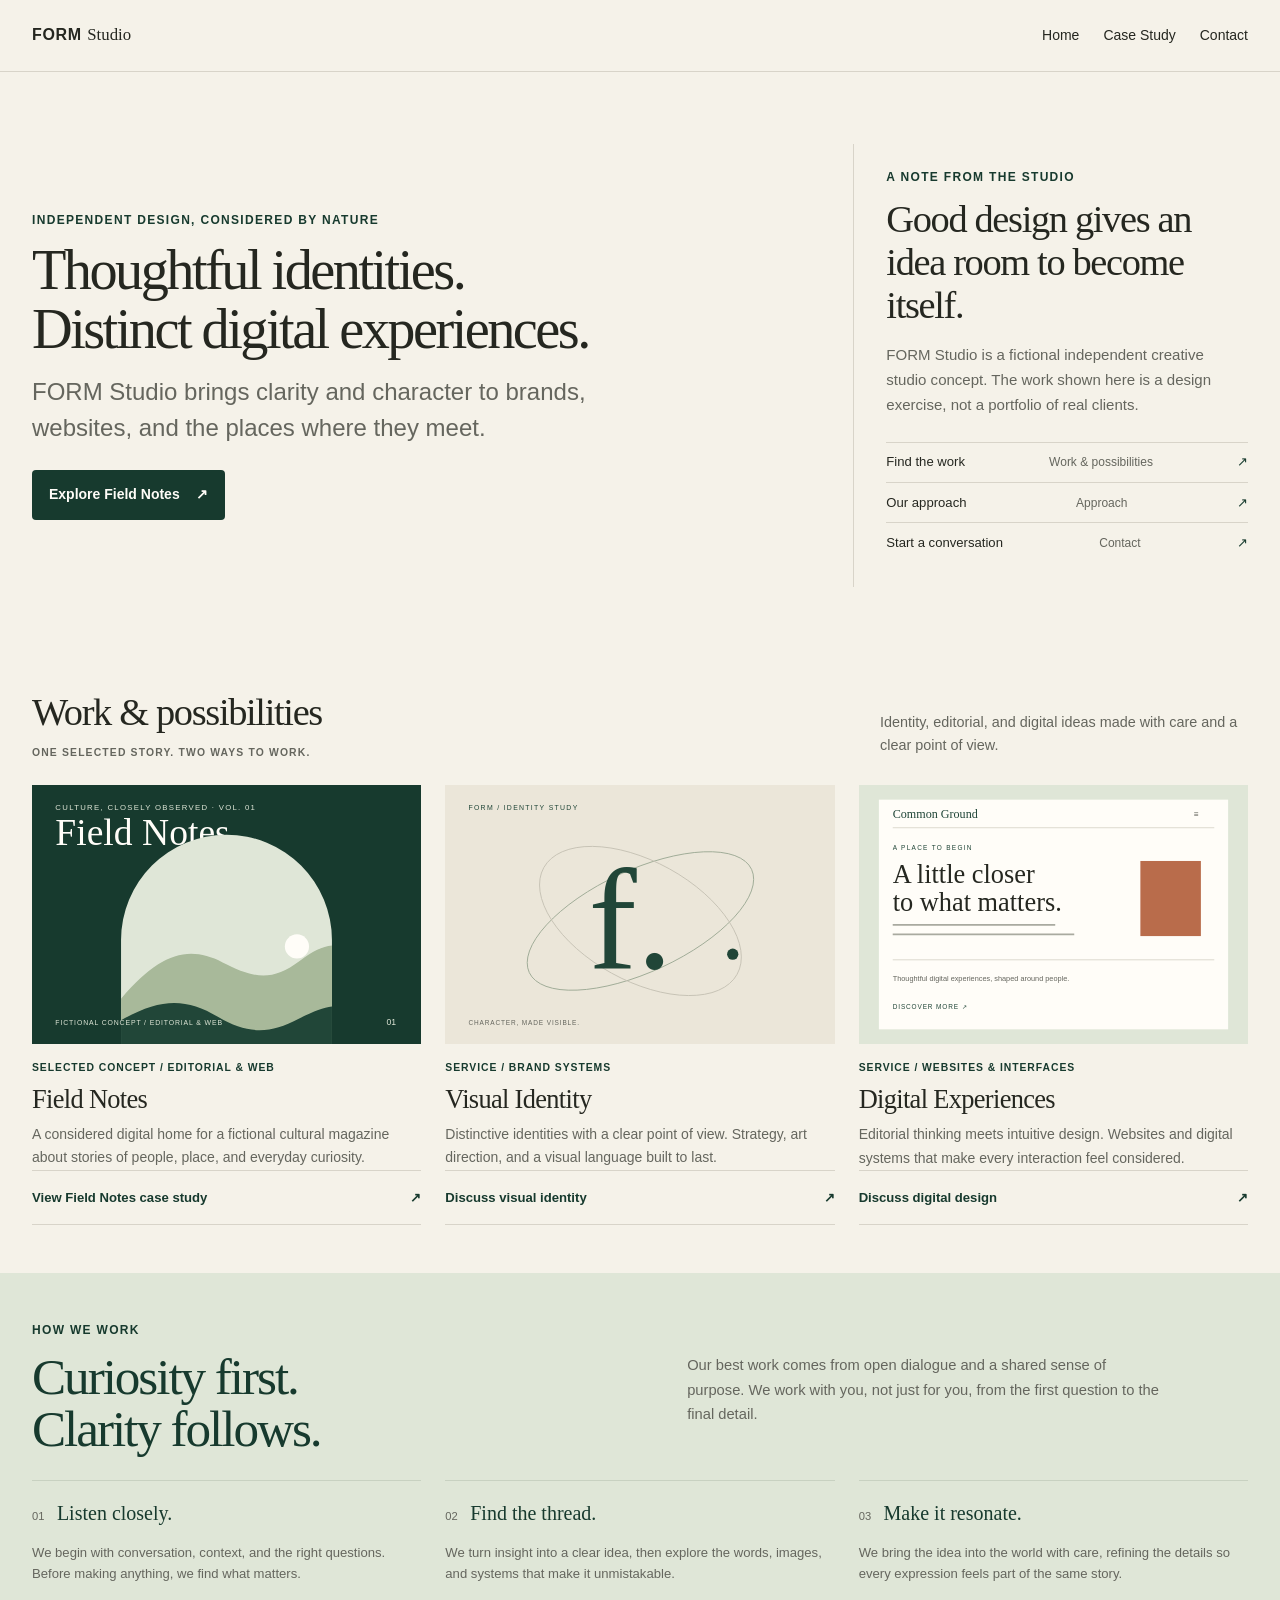
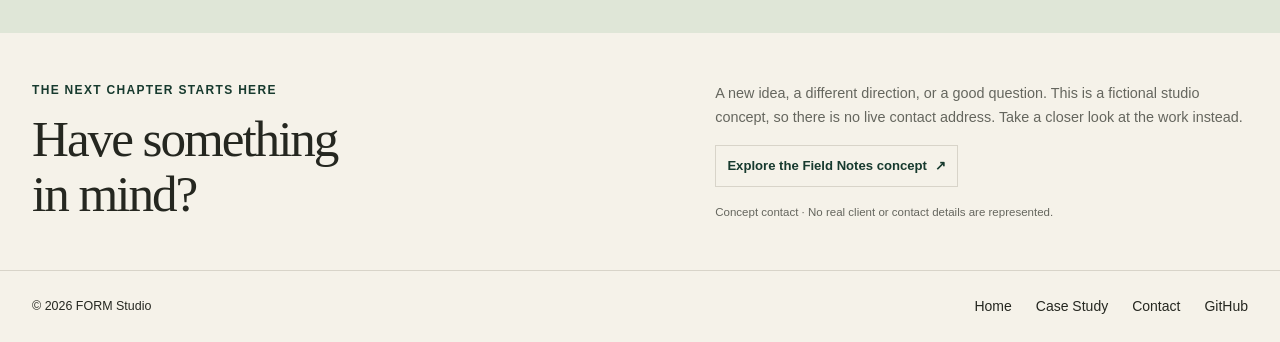
<file: index.html>
<!doctype html>
<html lang="en">
  <head>
    <meta charset="utf-8">
    <meta name="viewport" content="width=device-width, initial-scale=1">
    <meta name="description" content="FORM Studio is a fictional creative studio concept exploring thoughtful identities and distinct digital experiences.">
    <title>FORM Studio — Thoughtful identities, distinct digital experiences</title>
    <link rel="stylesheet" href="css/style.css">
  </head>
  <body>
    <a class="skip-link" href="#main-content">Skip to main content</a>
    <header class="site-header">
      <a class="brand" href="index.html" aria-label="FORM Studio home">FORM <span>Studio</span></a>
      <nav class="site-nav" aria-label="Main navigation">
        <a href="index.html">Home</a>
        <a href="detail.html">Case Study</a>
        <a href="index.html#contact">Contact</a>
      </nav>
    </header>

    <main id="main-content">
      <section class="hero-grid page-shell" aria-labelledby="hero-title">
        <div class="hero-primary">
          <p class="eyebrow">Independent design, considered by nature</p>
          <h1 id="hero-title">Thoughtful identities.<br>Distinct digital experiences.</h1>
          <p class="hero-copy">FORM Studio brings clarity and character to brands, websites, and the places where they meet.</p>
          <a class="button button-green" href="detail.html">Explore Field Notes <span aria-hidden="true">↗</span></a>
        </div>
        <aside class="hero-aside" aria-labelledby="studio-note-title">
          <p class="eyebrow">A note from the studio</p>
          <h2 id="studio-note-title">Good design gives an idea room to become itself.</h2>
          <p>FORM Studio is a fictional independent creative studio concept. The work shown here is a design exercise, not a portfolio of real clients.</p>
          <nav class="quick-links" aria-label="Explore the site">
            <a href="#showcase"><span>Find the work</span><span>Work &amp; possibilities</span><span aria-hidden="true">↗</span></a>
            <a href="#approach"><span>Our approach</span><span>Approach</span><span aria-hidden="true">↗</span></a>
            <a href="#contact"><span>Start a conversation</span><span>Contact</span><span aria-hidden="true">↗</span></a>
          </nav>
        </aside>
      </section>

      <section class="showcase-section page-shell" id="showcase" aria-labelledby="showcase-title">
        <div class="section-heading">
          <div>
            <h2 id="showcase-title">Work &amp; possibilities</h2>
            <p class="eyebrow">One selected story. Two ways to work.</p>
          </div>
          <p>Identity, editorial, and digital ideas made with care and a clear point of view.</p>
        </div>
        <section class="cards-gallery" aria-label="Studio concepts and services">
          <article class="card" id="field-notes">
            <img class="card-image" src="assets/field-notes-cover.svg" alt="Field Notes concept magazine cover in deep green with an arch-shaped landscape illustration">
            <div class="card-body">
              <p class="eyebrow">Selected concept / editorial &amp; web</p>
              <h3>Field Notes</h3>
              <p>A considered digital home for a fictional cultural magazine about stories of people, place, and everyday curiosity.</p>
              <a class="text-link card-action" href="detail.html"><span>View Field Notes case study</span><span aria-hidden="true">↗</span></a>
            </div>
          </article>
          <article class="card" id="identity">
            <img class="card-image" src="assets/identity-study.svg" alt="Visual identity concept with an elegant green F monogram traced by fine orbiting lines">
            <div class="card-body">
              <p class="eyebrow">Service / brand systems</p>
              <h3>Visual Identity</h3>
              <p>Distinctive identities with a clear point of view. Strategy, art direction, and a visual language built to last.</p>
              <a class="text-link card-action" href="#contact"><span>Discuss visual identity</span><span aria-hidden="true">↗</span></a>
            </div>
          </article>
          <article class="card" id="digital">
            <img class="card-image" src="assets/editorial-layout.svg" alt="Digital experience concept presented as a warm editorial website layout with a terracotta accent">
            <div class="card-body">
              <p class="eyebrow">Service / websites &amp; interfaces</p>
              <h3>Digital Experiences</h3>
              <p>Editorial thinking meets intuitive design. Websites and digital systems that make every interaction feel considered.</p>
              <a class="text-link card-action" href="#contact"><span>Discuss digital design</span><span aria-hidden="true">↗</span></a>
            </div>
          </article>
        </section>
      </section>

      <section class="approach-section" id="approach" aria-labelledby="approach-title">
        <div class="approach-inner page-shell">
          <div class="approach-intro">
            <div>
              <p class="eyebrow">How we work</p>
              <h2 id="approach-title">Curiosity first.<br>Clarity follows.</h2>
            </div>
            <p>Our best work comes from open dialogue and a shared sense of purpose. We work with you, not just for you, from the first question to the final detail.</p>
          </div>
          <div class="approach-steps">
            <article>
              <p class="step-number">01</p>
              <h3>Listen closely.</h3>
              <p>We begin with conversation, context, and the right questions. Before making anything, we find what matters.</p>
            </article>
            <article>
              <p class="step-number">02</p>
              <h3>Find the thread.</h3>
              <p>We turn insight into a clear idea, then explore the words, images, and systems that make it unmistakable.</p>
            </article>
            <article>
              <p class="step-number">03</p>
              <h3>Make it resonate.</h3>
              <p>We bring the idea into the world with care, refining the details so every expression feels part of the same story.</p>
            </article>
          </div>
        </div>
      </section>

      <section class="contact-section page-shell" id="contact" aria-labelledby="contact-title">
        <div class="contact-content">
          <div>
            <p class="eyebrow">The next chapter starts here</p>
            <h2 id="contact-title">Have something<br>in mind?</h2>
          </div>
          <div class="contact-note">
            <p>A new idea, a different direction, or a good question. This is a fictional studio concept, so there is no live contact address. Take a closer look at the work instead.</p>
            <a class="text-link contact-link" href="detail.html"><span>Explore the Field Notes concept</span><span aria-hidden="true">↗</span></a>
            <p class="concept-note">Concept contact · No real client or contact details are represented.</p>
          </div>
        </div>
      </section>
    </main>

    <footer class="site-footer">
      <p class="copyright">© 2026 FORM Studio</p>
      <nav class="footer-nav" aria-label="Footer navigation">
        <a href="index.html">Home</a>
        <a href="detail.html">Case Study</a>
        <a href="index.html#contact">Contact</a>
        <a href="https://github.com/JawadKayed/cct360-project1">GitHub</a>
      </nav>
    </footer>
  </body>
</html>
</file>
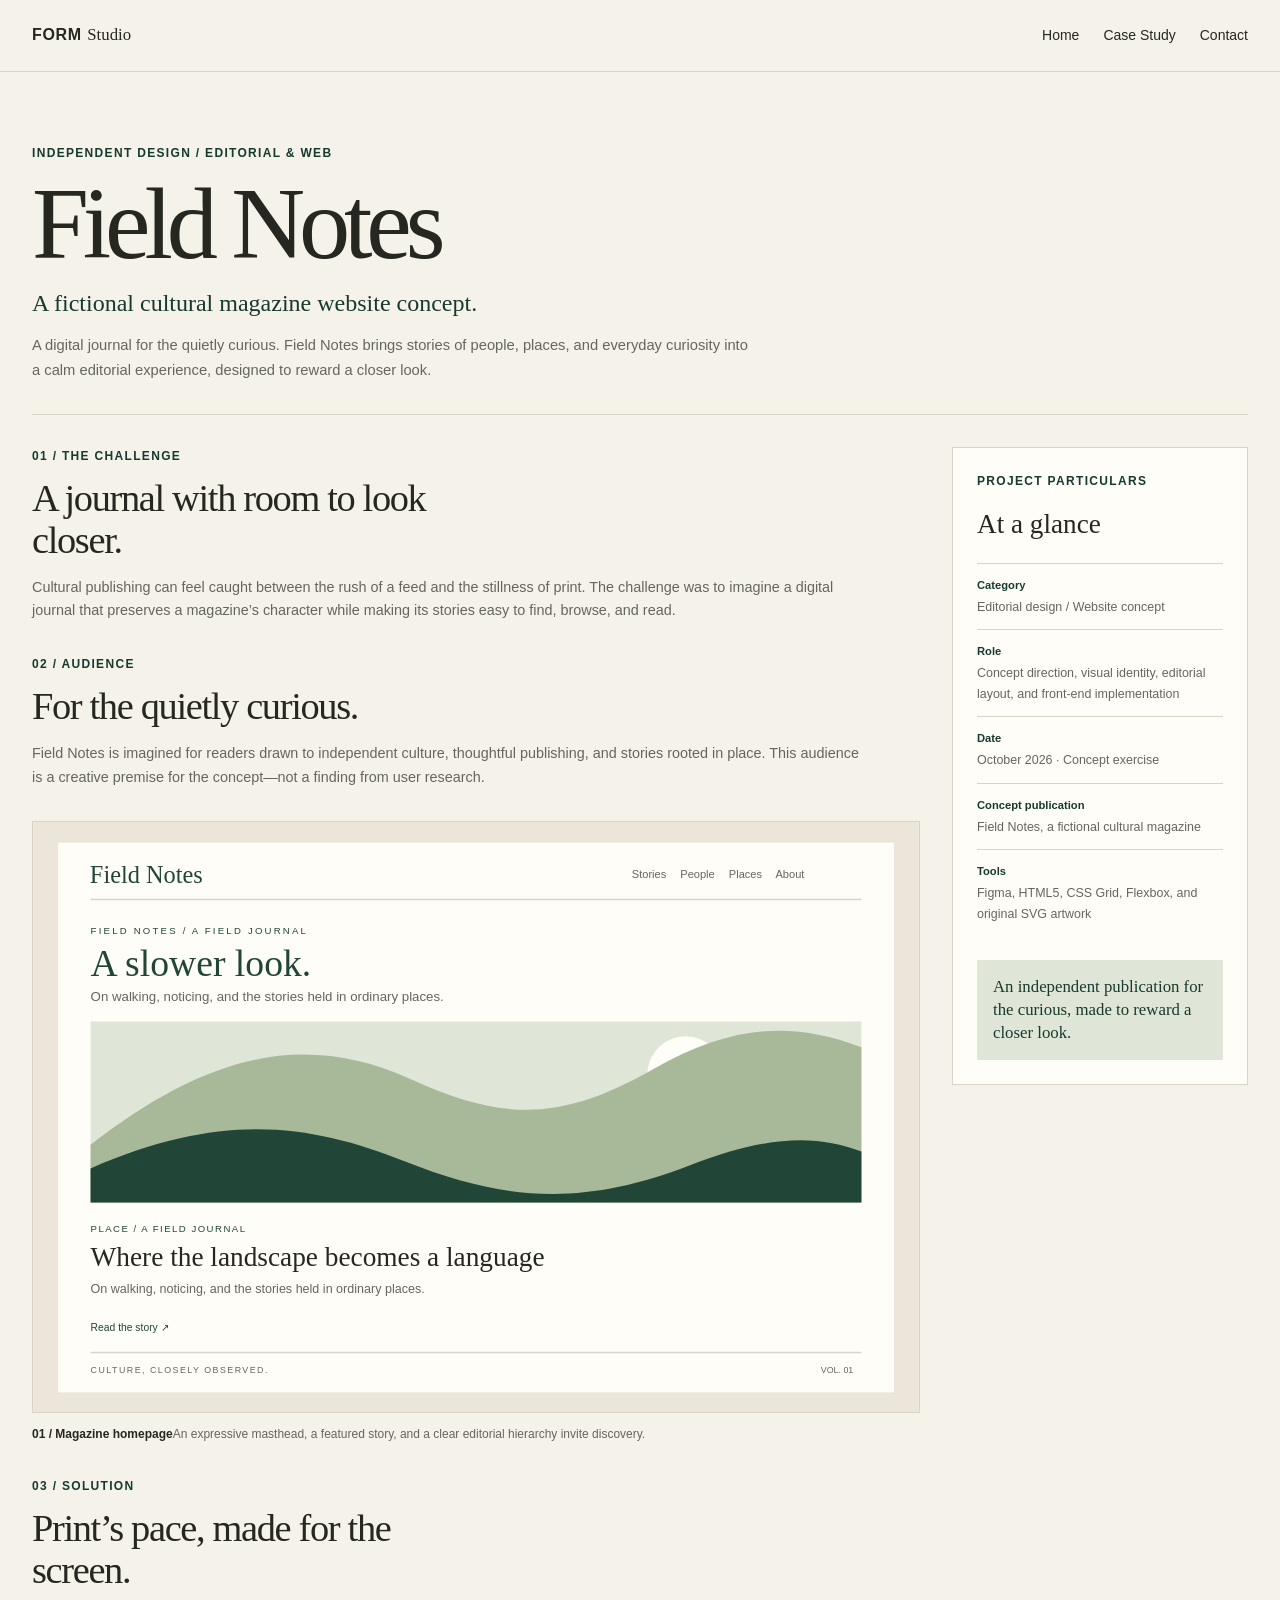
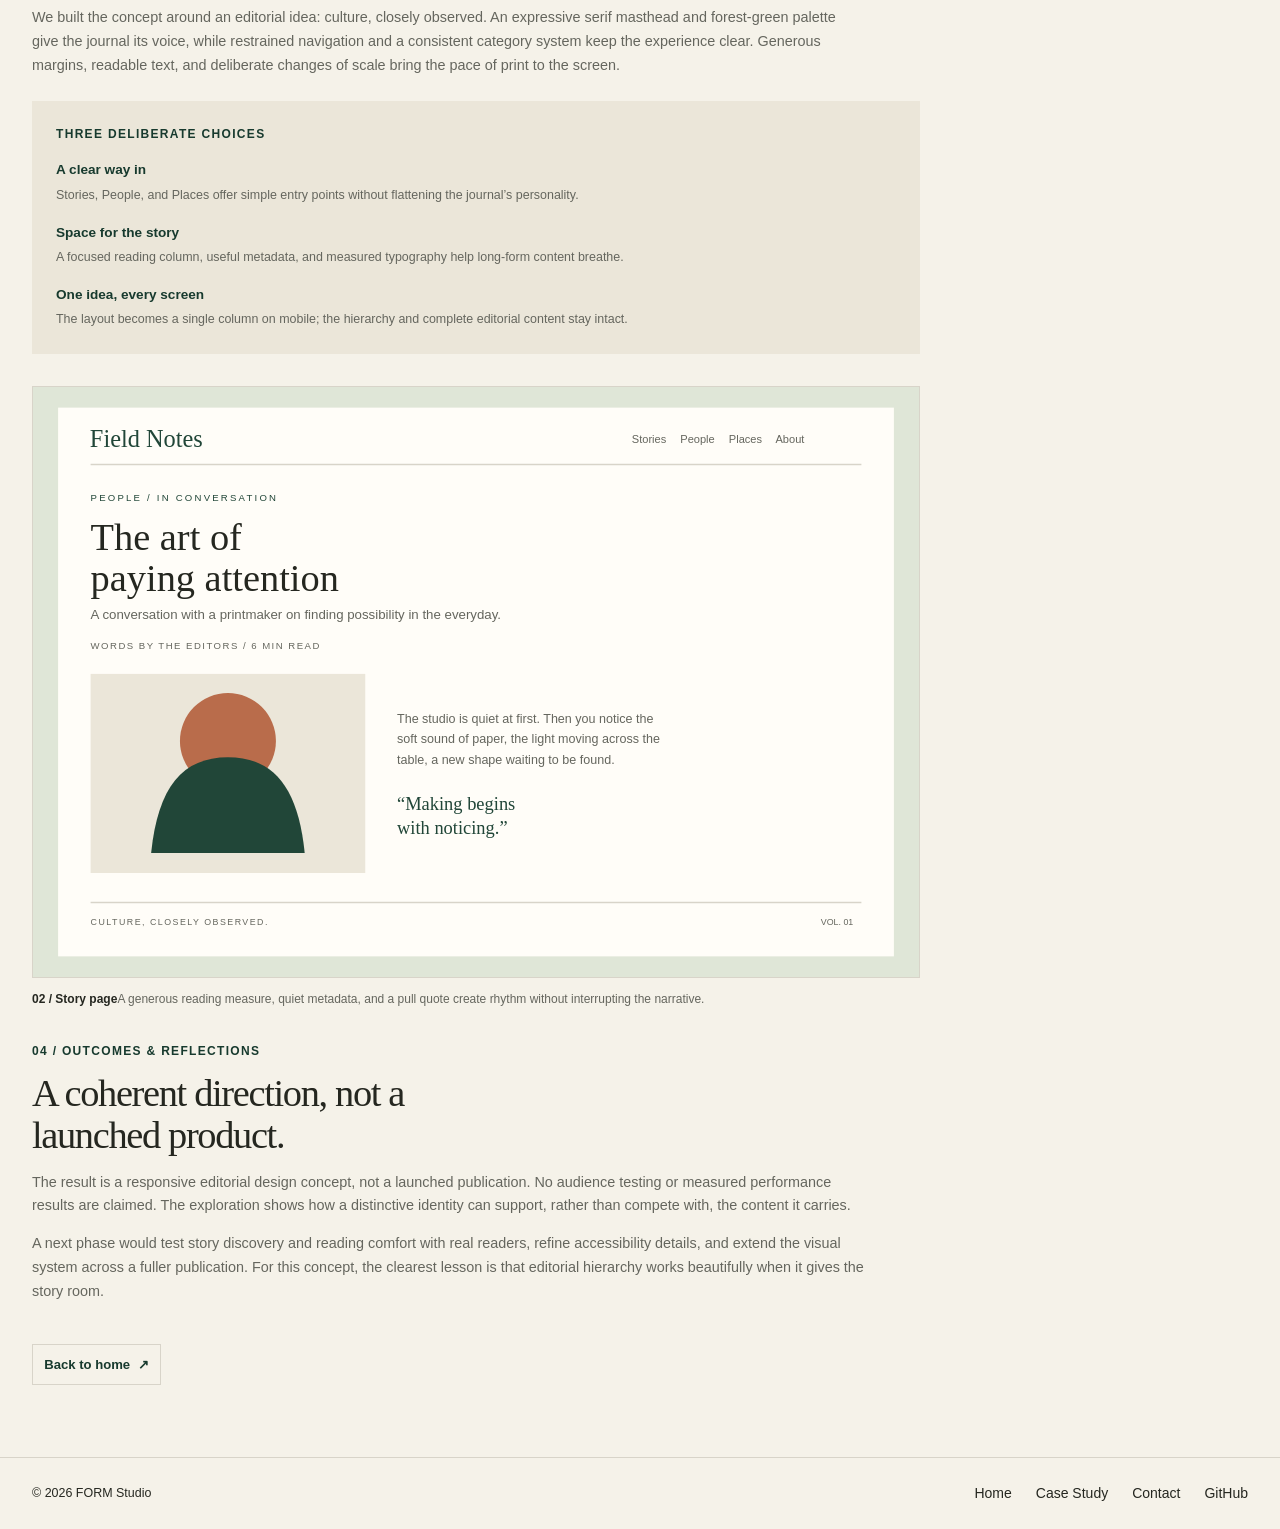
<file: detail.html>
<!doctype html>
<html lang="en">
  <head>
    <meta charset="utf-8">
    <meta name="viewport" content="width=device-width, initial-scale=1">
    <meta name="description" content="Field Notes is a fictional cultural magazine website concept by FORM Studio.">
    <title>Field Notes — Editorial Website Concept | FORM Studio</title>
    <link rel="stylesheet" href="css/style.css">
  </head>
  <body>
    <a class="skip-link" href="#main-content">Skip to main content</a>
    <header class="site-header">
      <a class="brand" href="index.html" aria-label="FORM Studio home">FORM <span>Studio</span></a>
      <nav class="site-nav" aria-label="Main navigation">
        <a href="index.html">Home</a>
        <a href="detail.html">Case Study</a>
        <a href="index.html#contact">Contact</a>
      </nav>
    </header>

    <main class="detail-layout" id="main-content">
      <section class="detail-hero page-shell" aria-labelledby="detail-title">
        <p class="eyebrow">Independent design / Editorial &amp; web</p>
        <h1 id="detail-title">Field Notes</h1>
        <p class="lead-text">A fictional cultural magazine website concept.</p>
        <p class="detail-intro">A digital journal for the quietly curious. Field Notes brings stories of people, places, and everyday curiosity into a calm editorial experience, designed to reward a closer look.</p>
      </section>

      <section class="content-grid page-shell" aria-label="Field Notes case study">
        <article class="case-article">
          <section aria-labelledby="challenge-title">
            <p class="eyebrow">01 / The challenge</p>
            <h2 id="challenge-title">A journal with room to look closer.</h2>
            <p>Cultural publishing can feel caught between the rush of a feed and the stillness of print. The challenge was to imagine a digital journal that preserves a magazine’s character while making its stories easy to find, browse, and read.</p>
          </section>

          <section aria-labelledby="audience-title">
            <p class="eyebrow">02 / Audience</p>
            <h2 id="audience-title">For the quietly curious.</h2>
            <p>Field Notes is imagined for readers drawn to independent culture, thoughtful publishing, and stories rooted in place. This audience is a creative premise for the concept—not a finding from user research.</p>
          </section>

          <figure class="case-figure feature-figure">
            <img src="assets/field-notes-story.svg" alt="Field Notes magazine homepage concept with the headline A slower look, an illustrated landscape, and the feature Where the landscape becomes a language">
            <figcaption><span>01 / Magazine homepage</span>An expressive masthead, a featured story, and a clear editorial hierarchy invite discovery.</figcaption>
          </figure>

          <section aria-labelledby="solution-title">
            <p class="eyebrow">03 / Solution</p>
            <h2 id="solution-title">Print’s pace, made for the screen.</h2>
            <p>We built the concept around an editorial idea: culture, closely observed. An expressive serif masthead and forest-green palette give the journal its voice, while restrained navigation and a consistent category system keep the experience clear. Generous margins, readable text, and deliberate changes of scale bring the pace of print to the screen.</p>
            <div class="design-choices">
              <p class="eyebrow">Three deliberate choices</p>
              <div>
                <h3>A clear way in</h3>
                <p>Stories, People, and Places offer simple entry points without flattening the journal’s personality.</p>
              </div>
              <div>
                <h3>Space for the story</h3>
                <p>A focused reading column, useful metadata, and measured typography help long-form content breathe.</p>
              </div>
              <div>
                <h3>One idea, every screen</h3>
                <p>The layout becomes a single column on mobile; the hierarchy and complete editorial content stay intact.</p>
              </div>
            </div>
          </section>

          <figure class="case-figure feature-figure">
            <img src="assets/field-notes-interview.svg" alt="Field Notes feature article concept, The art of paying attention, with a portrait illustration and a short pull quote">
            <figcaption><span>02 / Story page</span>A generous reading measure, quiet metadata, and a pull quote create rhythm without interrupting the narrative.</figcaption>
          </figure>

          <section aria-labelledby="outcomes-title">
            <p class="eyebrow">04 / Outcomes &amp; reflections</p>
            <h2 id="outcomes-title">A coherent direction, not a launched product.</h2>
            <p>The result is a responsive editorial design concept, not a launched publication. No audience testing or measured performance results are claimed. The exploration shows how a distinctive identity can support, rather than compete with, the content it carries.</p>
            <p>A next phase would test story discovery and reading comfort with real readers, refine accessibility details, and extend the visual system across a fuller publication. For this concept, the clearest lesson is that editorial hierarchy works beautifully when it gives the story room.</p>
          </section>
          <a class="text-link return-link" href="index.html"><span>Back to home</span><span aria-hidden="true">↗</span></a>
        </article>

        <aside class="project-sidebar" aria-labelledby="project-details-title">
          <p class="eyebrow">Project particulars</p>
          <h2 id="project-details-title">At a glance</h2>
          <dl class="project-meta">
            <div>
              <dt>Category</dt>
              <dd>Editorial design / Website concept</dd>
            </div>
            <div>
              <dt>Role</dt>
              <dd>Concept direction, visual identity, editorial layout, and front-end implementation</dd>
            </div>
            <div>
              <dt>Date</dt>
              <dd>October 2026 · Concept exercise</dd>
            </div>
            <div>
              <dt>Concept publication</dt>
              <dd>Field Notes, a fictional cultural magazine</dd>
            </div>
            <div>
              <dt>Tools</dt>
              <dd>Figma, HTML5, CSS Grid, Flexbox, and original SVG artwork</dd>
            </div>
          </dl>
          <p class="sidebar-note">An independent publication for the curious, made to reward a closer look.</p>
        </aside>
      </section>
    </main>

    <footer class="site-footer">
      <p class="copyright">© 2026 FORM Studio</p>
      <nav class="footer-nav" aria-label="Footer navigation">
        <a href="index.html">Home</a>
        <a href="detail.html">Case Study</a>
        <a href="index.html#contact">Contact</a>
        <a href="https://github.com/JawadKayed/cct360-project1">GitHub</a>
      </nav>
    </footer>
  </body>
</html>
</file>
<file: css/style.css>
:root {
  color-scheme: light;
  --color-paper: #f5f2e9;
  --color-paper-deep: #ebe6d9;
  --color-ink: #252720;
  --color-ink-soft: #65665e;
  --color-green: #214638;
  --color-green-deep: #173a2e;
  --color-green-pale: #dfe6d7;
  --color-line: #d8d4c9;
  --color-white: #fffdf8;
  --color-clay: #b96c4b;
  --space-1: 0.5rem;
  --space-2: 0.75rem;
  --space-3: 1rem;
  --space-4: 1.5rem;
  --space-5: 2rem;
  --space-6: 3rem;
  --space-7: 4.5rem;
  --space-8: 6rem;
  --font-body: "Avenir Next", Avenir, "Segoe UI", sans-serif;
  --font-display: "Iowan Old Style", "Palatino Linotype", "Book Antiqua", Georgia, serif;
  --text-small: 0.75rem;
  --text-body: 1rem;
  --text-lead: clamp(1.25rem, 2vw, 1.5rem);
  --text-title: clamp(2.5rem, 4.4vw, 4rem);
  --radius-small: 0.25rem;
  --radius-medium: 0.5rem;
  --content-width: 76rem;
}

*,
*::before,
*::after {
  box-sizing: border-box;
}

html {
  scroll-behavior: smooth;
}

body {
  margin: 0;
  background: var(--color-paper);
  color: var(--color-ink);
  font-family: var(--font-body);
  font-size: var(--text-body);
  line-height: 1.65;
  text-rendering: optimizeLegibility;
}

img {
  display: block;
  max-width: 100%;
}

a {
  color: inherit;
}

a:focus-visible {
  outline: 3px solid var(--color-clay);
  outline-offset: 4px;
  border-radius: var(--radius-small);
}

a:hover {
  text-decoration-thickness: 2px;
  text-underline-offset: 0.22em;
}

.skip-link {
  position: absolute;
  z-index: 1;
  top: var(--space-2);
  left: var(--space-2);
  padding: var(--space-2) var(--space-3);
  transform: translateY(-160%);
  background: var(--color-white);
  color: var(--color-ink);
  font-weight: 700;
}

.skip-link:focus {
  transform: translateY(0);
}

.site-header,
.site-footer {
  display: flex;
  align-items: center;
  justify-content: space-between;
  gap: var(--space-3) var(--space-5);
}

.site-header {
  flex-wrap: wrap;
  padding: var(--space-4) max(var(--space-4), calc((100vw - var(--content-width)) / 2));
  border-bottom: 1px solid var(--color-line);
}

.brand {
  display: inline-flex;
  min-width: 0;
  align-items: baseline;
  gap: 0.35rem;
  color: var(--color-ink);
  font-size: 1rem;
  font-weight: 750;
  letter-spacing: 0.04em;
  line-height: 1.2;
  text-decoration: none;
}

.brand span {
  font-family: var(--font-display);
  font-size: 1.05rem;
  font-weight: 500;
  letter-spacing: 0;
}

.site-nav,
.footer-nav {
  display: flex;
  min-width: 0;
  flex-wrap: wrap;
  align-items: center;
  gap: 0.4rem var(--space-4);
}

.site-nav a,
.footer-nav a {
  font-size: 0.875rem;
  text-decoration: none;
}

.page-shell {
  width: min(var(--content-width), calc(100% - 2.5rem));
  margin-inline: auto;
}

.hero-grid {
  display: grid;
  grid-template-columns: 1fr;
  gap: var(--space-4);
  padding-block: var(--space-7);
}

.hero-primary,
.hero-aside {
  min-width: 0;
}

.hero-primary {
  display: flex;
  flex-direction: column;
  align-items: flex-start;
  justify-content: center;
  padding-block: var(--space-4);
}

.eyebrow {
  margin: 0 0 var(--space-2);
  color: var(--color-green-deep);
  font-size: var(--text-small);
  font-weight: 700;
  letter-spacing: 0.11em;
  line-height: 1.5;
  text-transform: uppercase;
}

h1,
h2,
h3,
p {
  overflow-wrap: anywhere;
}

h1,
h2,
h3 {
  margin-top: 0;
}

.hero-primary h1 {
  max-width: none;
  margin-bottom: var(--space-3);
  font-family: var(--font-display);
  font-size: var(--text-title);
  font-weight: 400;
  letter-spacing: -0.045em;
  line-height: 1.04;
}

.hero-copy {
  max-width: 35rem;
  margin: 0 0 var(--space-4);
  color: var(--color-ink-soft);
  font-size: var(--text-lead);
  line-height: 1.5;
}

.button {
  display: inline-flex;
  max-width: 100%;
  align-items: center;
  justify-content: space-between;
  gap: var(--space-3);
  padding: 0.75rem 1rem;
  border: 1px solid transparent;
  border-radius: var(--radius-small);
  font-size: 0.875rem;
  font-weight: 700;
  text-decoration: none;
}

.button-green {
  background: var(--color-green-deep);
  color: var(--color-white);
}

.button-green:hover {
  background: var(--color-green);
}

.hero-aside {
  display: flex;
  flex-direction: column;
  justify-content: center;
  padding: var(--space-4) 0 var(--space-4) var(--space-5);
  border-left: 1px solid var(--color-line);
}

.hero-aside h2 {
  max-width: 17ch;
  margin-bottom: var(--space-3);
  font-family: var(--font-display);
  font-size: clamp(1.75rem, 3vw, 2.5rem);
  font-weight: 400;
  letter-spacing: -0.035em;
  line-height: 1.12;
}

.hero-aside > p:not(.eyebrow) {
  margin: 0 0 var(--space-4);
  color: var(--color-ink-soft);
  font-size: 0.94rem;
}

.quick-links {
  display: grid;
  grid-template-columns: 1fr;
  gap: 0;
  margin-top: auto;
}

.quick-links a {
  display: flex;
  min-width: 0;
  align-items: baseline;
  justify-content: space-between;
  gap: var(--space-2);
  padding-block: 0.55rem;
  border-top: 1px solid var(--color-line);
  font-size: 0.82rem;
  text-decoration: none;
}

.quick-links a span:nth-child(2) {
  color: var(--color-ink-soft);
  font-size: 0.75rem;
}

.quick-links a span:nth-child(2) + span {
  color: var(--color-green-deep);
}

.showcase-section {
  padding-block: var(--space-5) var(--space-6);
}

.section-heading {
  display: flex;
  align-items: flex-end;
  justify-content: space-between;
  gap: var(--space-4);
  margin-bottom: var(--space-4);
}

.section-heading h2 {
  margin-bottom: 0;
  font-family: var(--font-display);
  font-size: clamp(2rem, 3vw, 2.8rem);
  font-weight: 400;
  letter-spacing: -0.035em;
  line-height: 1.1;
}

.section-heading .eyebrow {
  margin-top: var(--space-2);
  margin-bottom: 0;
  color: var(--color-ink-soft);
  font-size: 0.65rem;
}

.section-heading > p {
  max-width: 23rem;
  margin: 0 0 0.15rem;
  color: var(--color-ink-soft);
  font-size: 0.9rem;
}

.cards-gallery {
  display: grid;
  grid-template-columns: 1fr;
  align-items: stretch;
  gap: var(--space-4);
}

.card {
  display: flex;
  min-width: 0;
  flex-direction: column;
  border-bottom: 1px solid var(--color-line);
}

.card-image {
  width: 100%;
  aspect-ratio: 3 / 2;
  margin-bottom: var(--space-3);
  object-fit: cover;
}

.card-body {
  display: flex;
  min-width: 0;
  flex: 1;
  flex-direction: column;
  align-items: flex-start;
  padding-bottom: var(--space-3);
}

.card-body .eyebrow {
  margin-bottom: var(--space-1);
  font-size: 0.65rem;
  letter-spacing: 0.09em;
}

.card h3 {
  margin-bottom: var(--space-1);
  font-family: var(--font-display);
  font-size: 1.65rem;
  font-weight: 400;
  letter-spacing: -0.025em;
  line-height: 1.2;
}

.card-body > p:not(.eyebrow) {
  margin: 0;
  color: var(--color-ink-soft);
  font-size: 0.875rem;
}

.text-link {
  display: inline-flex;
  align-items: baseline;
  gap: var(--space-1);
  color: var(--color-green-deep);
  font-size: 0.82rem;
  font-weight: 650;
  text-decoration: none;
}

.text-link:hover {
  text-decoration: underline;
}

.card-action {
  width: 100%;
  justify-content: space-between;
  margin-top: auto;
  padding-top: var(--space-3);
  border-top: 1px solid var(--color-line);
}

.approach-section {
  background: var(--color-green-pale);
}

.approach-inner {
  padding-block: var(--space-6);
}

.approach-intro {
  display: grid;
  grid-template-columns: 1fr;
  align-items: start;
  gap: var(--space-4);
}

.approach-intro h2 {
  margin-bottom: 0;
  color: var(--color-green-deep);
  font-family: var(--font-display);
  font-size: clamp(2.2rem, 4vw, 3.5rem);
  font-weight: 400;
  letter-spacing: -0.04em;
  line-height: 1.02;
}

.approach-intro > p {
  max-width: 30rem;
  margin: var(--space-4) 0 0;
  color: var(--color-ink-soft);
  font-size: 0.92rem;
}

.approach-steps {
  display: grid;
  grid-template-columns: 1fr;
  gap: var(--space-4);
  margin-top: var(--space-5);
}

.approach-steps article {
  min-width: 0;
  padding-top: var(--space-3);
  border-top: 1px solid #c8d1c1;
}

.step-number {
  display: inline;
  margin: 0 0.5rem 0 0;
  color: var(--color-ink-soft);
  font-size: 0.7rem;
}

.approach-steps h3 {
  display: inline;
  margin: 0;
  color: var(--color-green-deep);
  font-family: var(--font-display);
  font-size: 1.25rem;
  font-weight: 400;
}

.approach-steps article > p:last-child {
  margin: var(--space-2) 0 0;
  color: var(--color-ink-soft);
  font-size: 0.82rem;
}

.contact-section {
  padding-block: var(--space-6);
}

.contact-content {
  display: grid;
  grid-template-columns: 1fr;
  gap: var(--space-4);
  align-items: end;
}

.contact-content h2 {
  margin-bottom: 0;
  font-family: var(--font-display);
  font-size: clamp(2.25rem, 4vw, 3.5rem);
  font-weight: 400;
  letter-spacing: -0.04em;
  line-height: 1.08;
}

.contact-note > p {
  max-width: 34rem;
  margin: 0 0 var(--space-3);
  color: var(--color-ink-soft);
  font-size: 0.9rem;
}

.contact-note .concept-note {
  margin: var(--space-3) 0 0;
  font-size: 0.72rem;
}

.contact-link {
  padding: 0.55rem 0.7rem;
  border: 1px solid var(--color-line);
}

.site-footer {
  flex-wrap: wrap;
  padding: var(--space-4) max(var(--space-4), calc((100vw - var(--content-width)) / 2));
  border-top: 1px solid var(--color-line);
}

.copyright {
  margin: 0;
  font-size: 0.78rem;
}

.detail-hero {
  padding-block: var(--space-7) var(--space-5);
  border-bottom: 1px solid var(--color-line);
}

.detail-hero h1 {
  margin-bottom: var(--space-2);
  font-family: var(--font-display);
  font-size: clamp(3.5rem, 8vw, 6.5rem);
  font-weight: 400;
  letter-spacing: -0.06em;
  line-height: 0.98;
}

.lead-text {
  max-width: 48rem;
  margin: 0 0 var(--space-2);
  color: var(--color-green-deep);
  font-family: var(--font-display);
  font-size: var(--text-lead);
  line-height: 1.45;
}

.detail-intro {
  max-width: 45rem;
  margin: 0;
  color: var(--color-ink-soft);
  font-size: 0.92rem;
}

.content-grid {
  display: grid;
  grid-template-columns: 1fr;
  gap: var(--space-5);
  padding-block: var(--space-5) var(--space-7);
}

.case-article,
.project-sidebar {
  min-width: 0;
}

.case-article > section {
  margin-bottom: var(--space-5);
}

.case-article h2 {
  max-width: 24ch;
  margin-bottom: var(--space-2);
  font-family: var(--font-display);
  font-size: clamp(1.8rem, 3vw, 2.5rem);
  font-weight: 400;
  letter-spacing: -0.035em;
  line-height: 1.1;
}

.case-article > section > p:not(.eyebrow) {
  max-width: 52rem;
  color: var(--color-ink-soft);
  font-size: 0.9rem;
}

.case-figure {
  min-width: 0;
  margin: var(--space-5) 0;
}

.case-figure img {
  width: 100%;
  aspect-ratio: 3 / 2;
  border: 1px solid var(--color-line);
  background: var(--color-white);
  object-fit: cover;
}

.case-figure figcaption {
  padding-top: var(--space-2);
  color: var(--color-ink-soft);
  font-size: 0.75rem;
}

.case-figure figcaption span {
  color: var(--color-ink);
  font-weight: 650;
}

.design-choices {
  display: grid;
  grid-template-columns: 1fr;
  gap: var(--space-3);
  margin-top: var(--space-4);
  padding: var(--space-4);
  background: var(--color-paper-deep);
}

.design-choices > .eyebrow {
  grid-column: 1 / -1;
  margin-bottom: 0;
}

.design-choices h3 {
  margin-bottom: 0.2rem;
  color: var(--color-green-deep);
  font-size: 0.85rem;
  font-weight: 700;
}

.design-choices p:not(.eyebrow) {
  margin: 0;
  color: var(--color-ink-soft);
  font-size: 0.78rem;
}

.return-link {
  margin-top: var(--space-1);
  padding: 0.55rem 0.7rem;
  border: 1px solid var(--color-line);
}

.project-sidebar {
  align-self: start;
  padding: var(--space-4);
  border: 1px solid var(--color-line);
  background: var(--color-white);
}

.project-sidebar h2 {
  margin-bottom: var(--space-3);
  font-family: var(--font-display);
  font-size: 1.7rem;
  font-weight: 400;
}

.project-meta {
  margin: 0;
}

.project-meta > div {
  padding-block: var(--space-2);
  border-top: 1px solid var(--color-line);
}

.project-meta dt {
  margin-bottom: 0.15rem;
  color: var(--color-green-deep);
  font-size: 0.7rem;
  font-weight: 700;
}

.project-meta dd {
  margin: 0;
  color: var(--color-ink-soft);
  font-size: 0.78rem;
}

.sidebar-note {
  margin: var(--space-4) 0 0;
  padding: var(--space-3);
  background: var(--color-green-pale);
  color: var(--color-green-deep);
  font-family: var(--font-display);
  font-size: 1.05rem;
  line-height: 1.35;
}

@media (min-width: 768px) {
  .hero-grid {
    grid-template-columns: 2fr 1fr;
    gap: var(--space-5);
    padding-block: var(--space-7);
  }

  .hero-primary {
    padding-block: var(--space-5);
  }

  .hero-aside {
    padding-left: var(--space-5);
  }

  .section-heading {
    margin-bottom: var(--space-4);
  }

  .cards-gallery {
    grid-template-columns: repeat(auto-fit, minmax(280px, 1fr));
  }

  .approach-inner {
    padding-block: var(--space-6);
  }

  .approach-intro {
    grid-template-columns: 1fr 0.9fr;
    gap: var(--space-5);
  }

  .approach-intro > p {
    margin-top: var(--space-5);
  }

  .approach-steps {
    grid-template-columns: repeat(3, minmax(0, 1fr));
    gap: var(--space-4);
    margin-top: var(--space-4);
  }

  .contact-content {
    grid-template-columns: 1.1fr 0.9fr;
    gap: var(--space-5);
  }

  .detail-hero {
    padding-block: var(--space-7) var(--space-5);
  }

  .content-grid {
    grid-template-columns: 3fr 1fr;
    gap: var(--space-5);
  }

  .project-sidebar {
    position: sticky;
    top: var(--space-4);
  }
}

@media (max-width: 767px) {
  .site-header {
    align-items: flex-start;
  }

  .site-nav {
    gap: 0.35rem var(--space-3);
  }

  .hero-grid,
  .cards-gallery,
  .approach-intro,
  .approach-steps,
  .contact-content,
  .content-grid,
  .design-choices {
    grid-template-columns: 1fr;
  }

  .hero-grid {
    padding-block: var(--space-5);
  }

  .hero-aside {
    padding: var(--space-4) 0 0;
    border-top: 1px solid var(--color-line);
    border-left: 0;
  }

  .section-heading {
    align-items: flex-start;
    flex-direction: column;
  }

  .approach-intro > p {
    margin-top: 0;
  }

  .approach-steps {
    gap: var(--space-3);
    margin-top: var(--space-4);
  }

  .design-choices > .eyebrow {
    grid-column: auto;
  }
}

@media (prefers-reduced-motion: reduce) {
  html {
    scroll-behavior: auto;
  }
}
</file>
